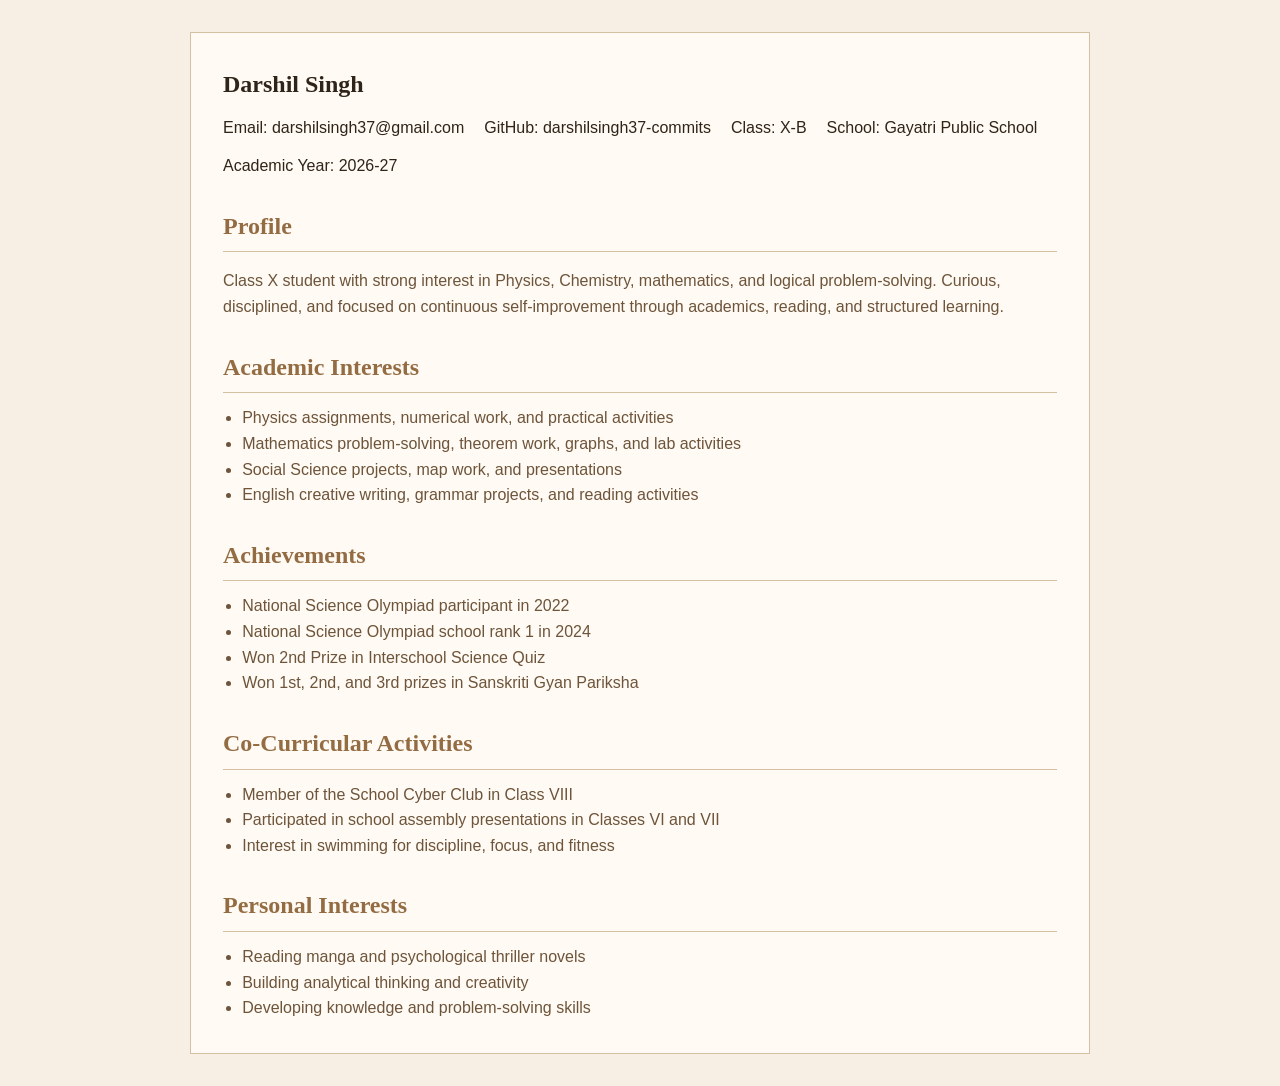
<file: assets/Darshil-Singh-CV.html>
<!DOCTYPE html>
<html lang="en">
<head>
    <meta charset="UTF-8">
    <meta name="viewport" content="width=device-width, initial-scale=1.0">
    <title>Darshil Singh CV</title>
    <style>
        :root {
            color-scheme: light;
            --bg: #f7efe4;
            --panel: #fffaf3;
            --line: #d6c0a3;
            --text: #2f2419;
            --muted: #6d543a;
            --accent: #946c43;
        }

        * {
            box-sizing: border-box;
        }

        body {
            margin: 0;
            padding: 2rem;
            font-family: Arial, sans-serif;
            line-height: 1.6;
            background: var(--bg);
            color: var(--text);
        }

        .cv {
            max-width: 900px;
            margin: 0 auto;
            padding: 2rem;
            background: var(--panel);
            border: 1px solid var(--line);
        }

        h1,
        h2 {
            margin: 0 0 0.75rem;
            font-family: Georgia, serif;
        }

        h2 {
            margin-top: 1.75rem;
            padding-bottom: 0.4rem;
            border-bottom: 1px solid var(--line);
            color: var(--accent);
        }

        p,
        li {
            color: var(--muted);
        }

        ul {
            margin: 0.5rem 0 0;
            padding-left: 1.2rem;
        }

        .meta {
            display: flex;
            flex-wrap: wrap;
            gap: 0.75rem 1.25rem;
        }
    </style>
</head>
<body>
    <article class="cv">
        <h1>Darshil Singh</h1>
        <div class="meta">
            <span>Email: darshilsingh37@gmail.com</span>
            <span>GitHub: darshilsingh37-commits</span>
            <span>Class: X-B</span>
            <span>School: Gayatri Public School</span>
            <span>Academic Year: 2026-27</span>
        </div>

        <h2>Profile</h2>
        <p>Class X student with strong interest in Physics, Chemistry, mathematics, and logical problem-solving. Curious, disciplined, and focused on continuous self-improvement through academics, reading, and structured learning.</p>

        <h2>Academic Interests</h2>
        <ul>
            <li>Physics assignments, numerical work, and practical activities</li>
            <li>Mathematics problem-solving, theorem work, graphs, and lab activities</li>
            <li>Social Science projects, map work, and presentations</li>
            <li>English creative writing, grammar projects, and reading activities</li>
        </ul>

        <h2>Achievements</h2>
        <ul>
            <li>National Science Olympiad participant in 2022</li>
            <li>National Science Olympiad school rank 1 in 2024</li>
            <li>Won 2nd Prize in Interschool Science Quiz</li>
            <li>Won 1st, 2nd, and 3rd prizes in Sanskriti Gyan Pariksha</li>
        </ul>

        <h2>Co-Curricular Activities</h2>
        <ul>
            <li>Member of the School Cyber Club in Class VIII</li>
            <li>Participated in school assembly presentations in Classes VI and VII</li>
            <li>Interest in swimming for discipline, focus, and fitness</li>
        </ul>

        <h2>Personal Interests</h2>
        <ul>
            <li>Reading manga and psychological thriller novels</li>
            <li>Building analytical thinking and creativity</li>
            <li>Developing knowledge and problem-solving skills</li>
        </ul>
    </article>
</body>
</html>
</file>
